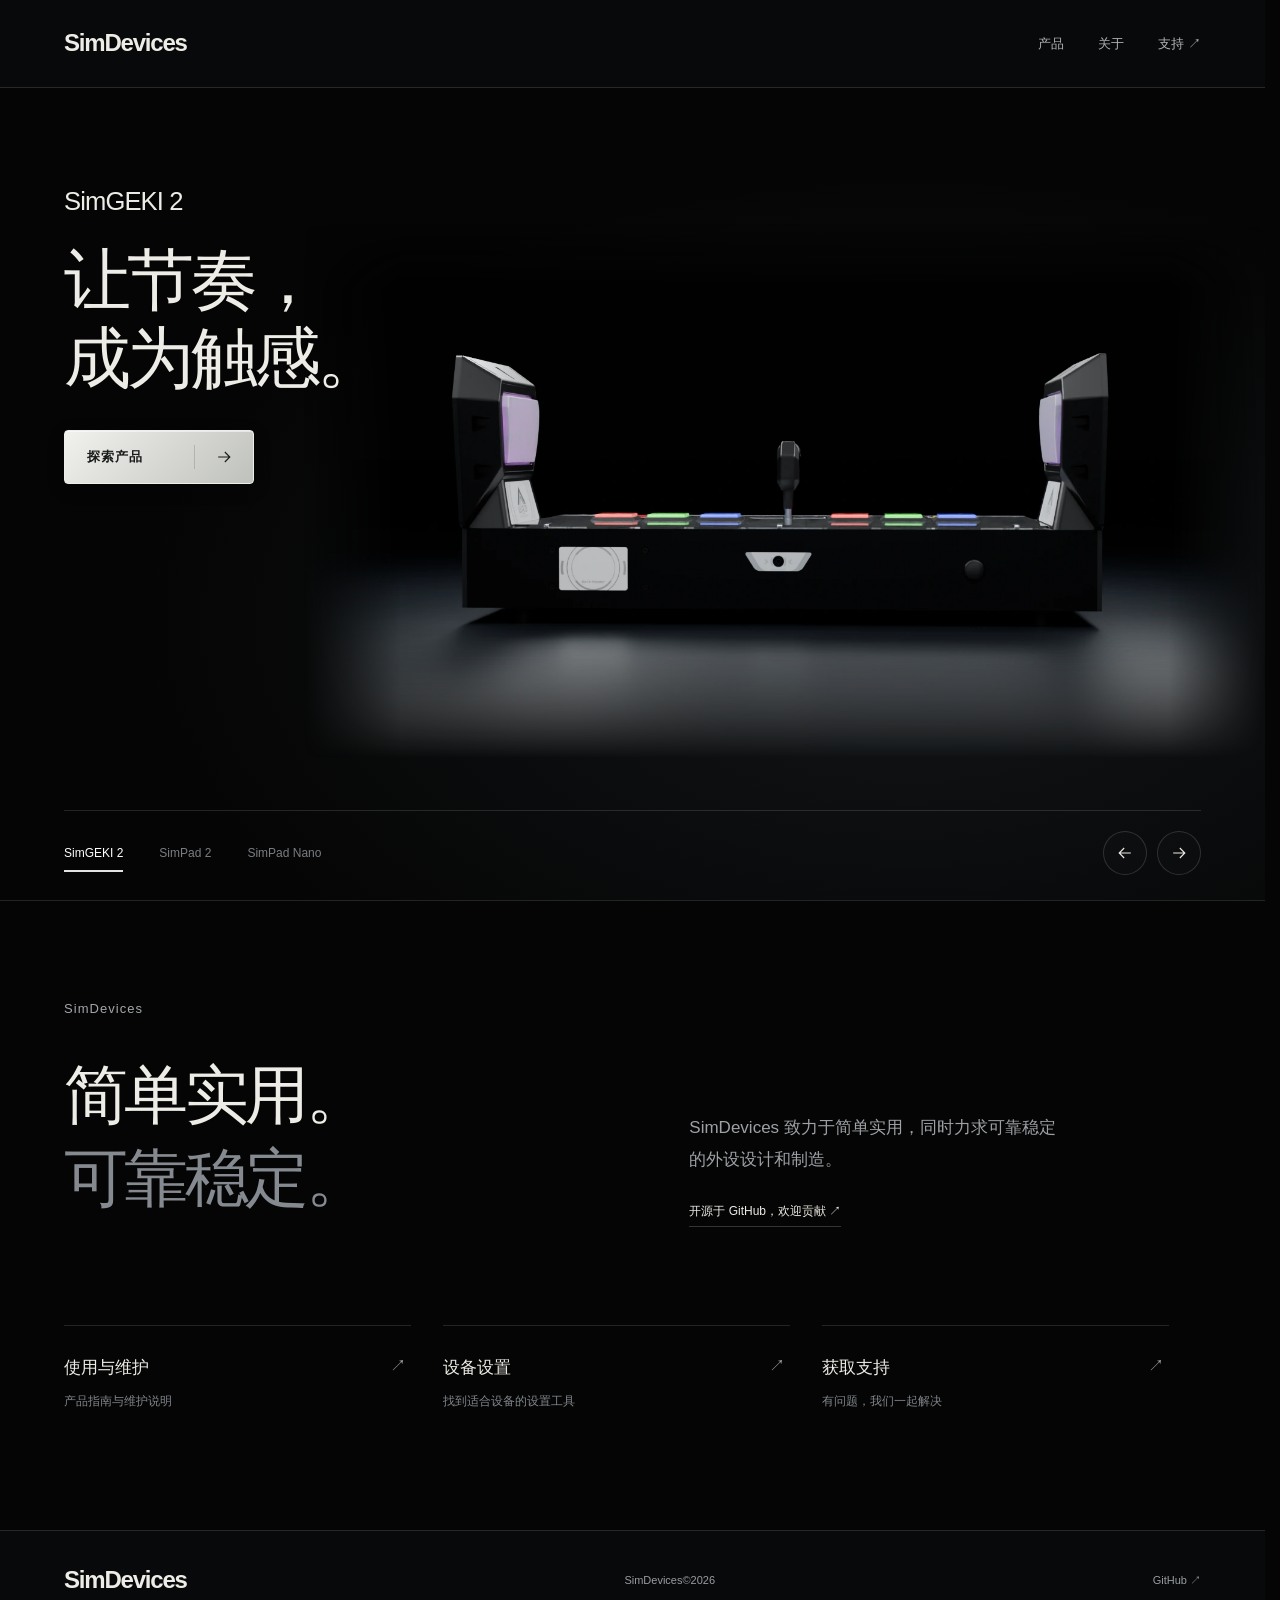
<file: index.html>
<!doctype html><html lang="zh-CN"><head><meta charset="utf-8"><meta name="viewport" content="width=device-width,initial-scale=1"><meta name="theme-color" content="#08090a"><title>SimDevices · 简单实用，可靠稳定。</title><meta name="description" content="SimDevices 致力于简单实用，同时力求可靠稳定的外设设计和制造。"><link rel="stylesheet" href="assets/dot.css"><link rel="stylesheet" href="assets/shared/tokens.css"><link rel="stylesheet" href="assets/shared/components.css"><link rel="stylesheet" href="assets/shared/motion.css"></head><body>
<a class="skip" href="#main">跳到主要内容</a>
<header class="sd-header"><a class="sd-brand" href="./" aria-label="SimDevices 首页">SimDevices</a><nav class="sd-nav" aria-label="主导航"><a href="./#products">产品</a><a href="./#about">关于</a><a href="https://sim.bysb.net/">支持 <span aria-hidden="true">↗</span></a></nav></header>
<main id="main"><section class="showcase" id="products" aria-label="SimDevices 产品轮播" aria-roledescription="轮播">
<div class="ambient" aria-hidden="true"></div><div class="stage" tabindex="0" aria-label="产品展示，使用左右方向键切换">
<article class="slide active" data-key="geki" aria-label="SimGEKI 2"><div class="visual"><img src="assets/simgeki-2.webp" width="1600" height="900" fetchpriority="high" alt="SimGEKI 2 正面，中央摇杆与六颗主按键"></div><div class="copy sd-hero-copy"><p class="sd-product-name">SimGEKI 2</p><h1 class="sd-hero-claim">让节奏，<br>成为触感。</h1><a class="cta sd-button" href="products/simgeki-2/">探索产品<svg class="sd-button-arrow" viewBox="0 0 24 24" aria-hidden="true"><path d="M5 12h14M13 6l6 6-6 6"/></svg></a></div></article>
<article class="slide" data-key="pad" aria-label="SimPad 2" inert aria-hidden="true"><div class="visual photo"><img src="assets/simpad-2.webp" width="800" height="800" alt="SimPad 2 实拍，双键与银色面板"></div><div class="copy sd-hero-copy"><p class="sd-product-name">SimPad 2</p><h1 class="sd-hero-claim">两颗按键，<br>一份专注。</h1><a class="cta sd-button" href="products/simpad/#simpad-2">认识 SimPad<svg class="sd-button-arrow" viewBox="0 0 24 24" aria-hidden="true"><path d="M5 12h14M13 6l6 6-6 6"/></svg></a></div></article>
<article class="slide" data-key="nano" aria-label="SimPad Nano" inert aria-hidden="true"><div class="visual photo nano"><img src="assets/nano-home.webp" width="800" height="445" alt="SimPad Nano 实拍，紧凑双键与挂绳"></div><div class="copy sd-hero-copy"><p class="sd-product-name">SimPad Nano</p><h1 class="sd-hero-claim">小一点，<br>依然尽兴。</h1><a class="cta sd-button" href="products/simpad/#simpad-nano">认识 Nano<svg class="sd-button-arrow" viewBox="0 0 24 24" aria-hidden="true"><path d="M5 12h14M13 6l6 6-6 6"/></svg></a></div></article>
</div>
<div class="carousel-controls"><div class="choices" aria-label="选择产品"><button data-index="0" aria-current="true"><span>SimGEKI 2</span><i></i></button><button data-index="1"><span>SimPad 2</span><i></i></button><button data-index="2"><span>SimPad Nano</span><i></i></button></div><div class="arrows"><button data-step="-1" aria-label="上一款产品"><svg viewBox="0 0 24 24"><path d="M19 12H5m6-6-6 6 6 6"/></svg></button><button data-step="1" aria-label="下一款产品"><svg viewBox="0 0 24 24"><path d="M5 12h14m-6-6 6 6-6 6"/></svg></button></div></div><span id="announcement" class="sr" aria-live="polite"></span>
</section>
<section class="about" id="about"><p class="overline">SimDevices</p><h2>简单实用。<br><span>可靠稳定。</span></h2><div class="about-copy"><p>SimDevices 致力于简单实用，同时力求可靠稳定的外设设计和制造。</p><a href="https://github.com/SimDevices-Project">开源于 GitHub，欢迎贡献 <span aria-hidden="true">↗</span></a></div></section>
<section class="support" aria-label="使用与支持"><a href="https://sim.bysb.net/"><h3>使用与维护</h3><span>产品指南与维护说明</span><b aria-hidden="true">↗</b></a><a href="https://sim.bysb.net/#/control_pannel/"><h3>设备设置</h3><span>找到适合设备的设置工具</span><b aria-hidden="true">↗</b></a><a href="https://ticket.sim.bysb.net/"><h3>获取支持</h3><span>有问题，我们一起解决</span><b aria-hidden="true">↗</b></a></section>
</main><footer class="sd-footer"><a class="sd-footer-brand" href="./">SimDevices</a><span>SimDevices©2026</span><a href="https://github.com/SimDevices-Project">GitHub ↗</a></footer><script src="assets/dot.js"></script></body></html>
</file>
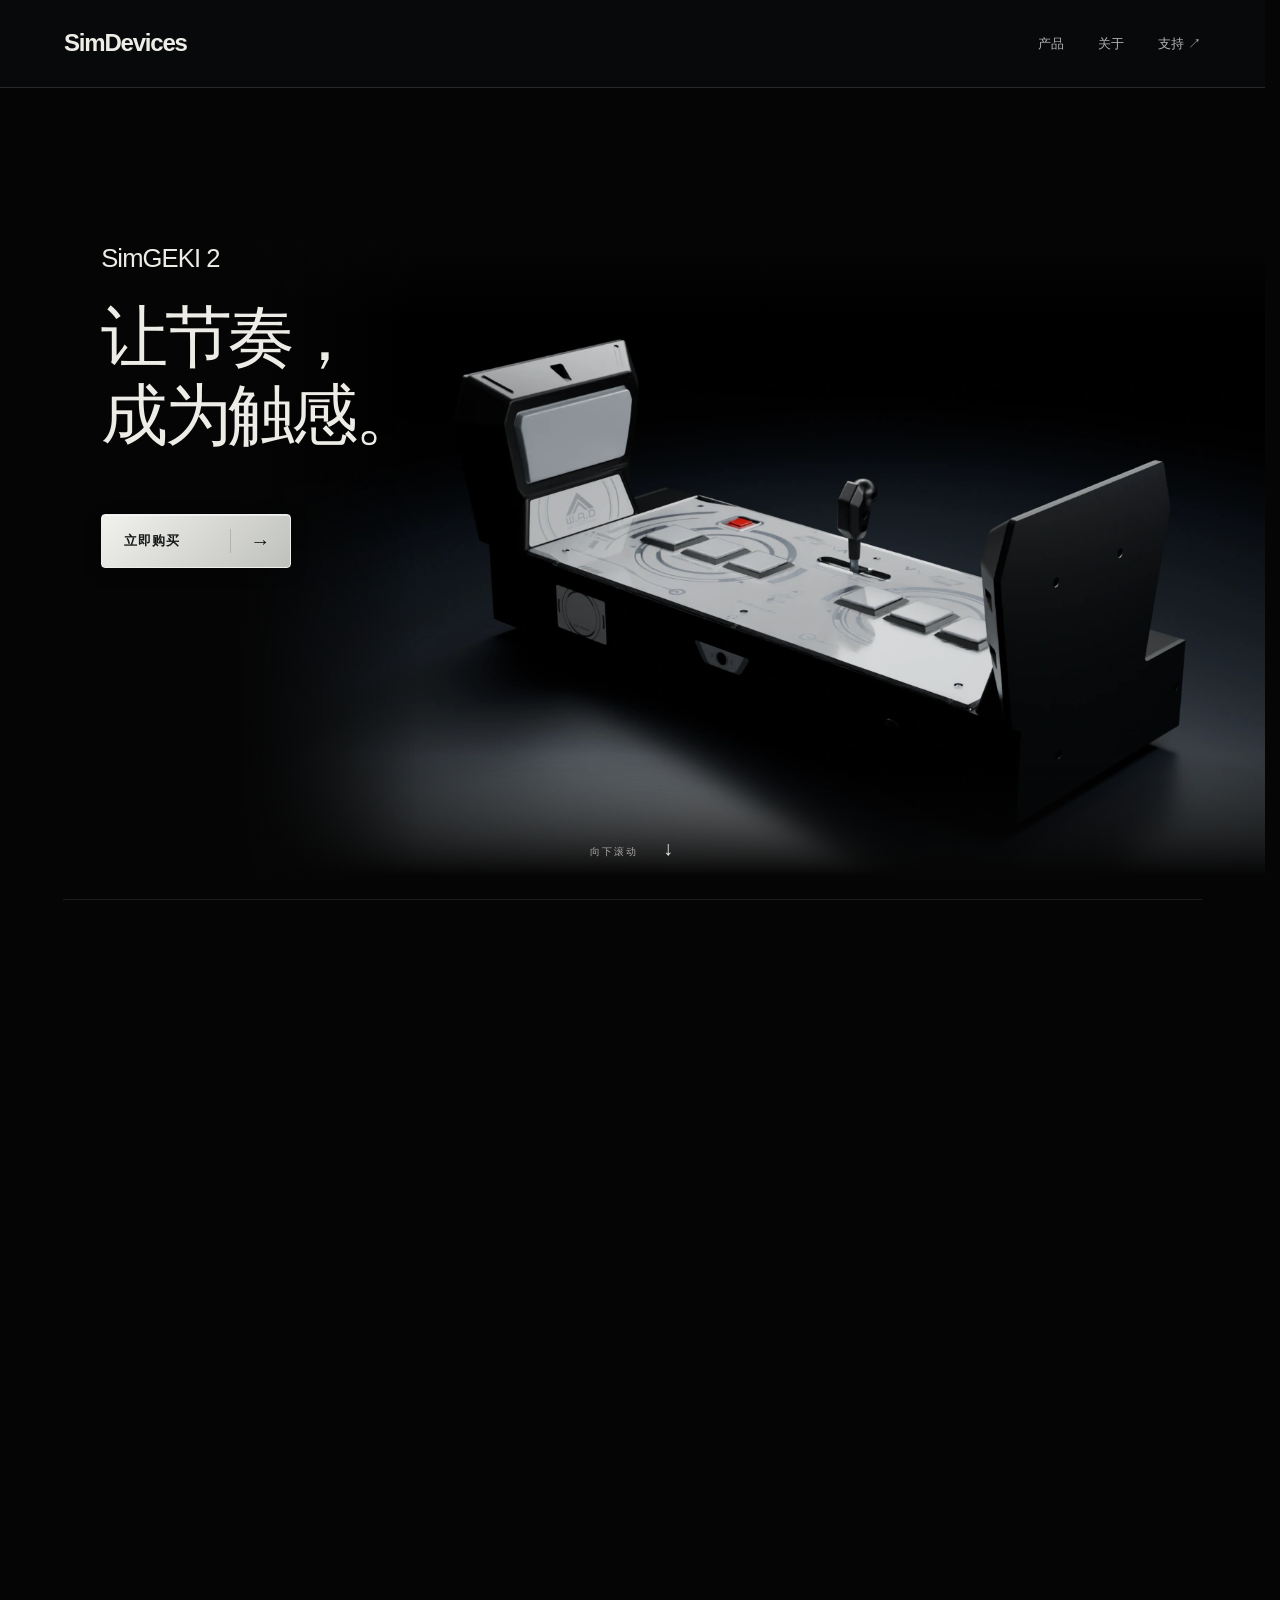
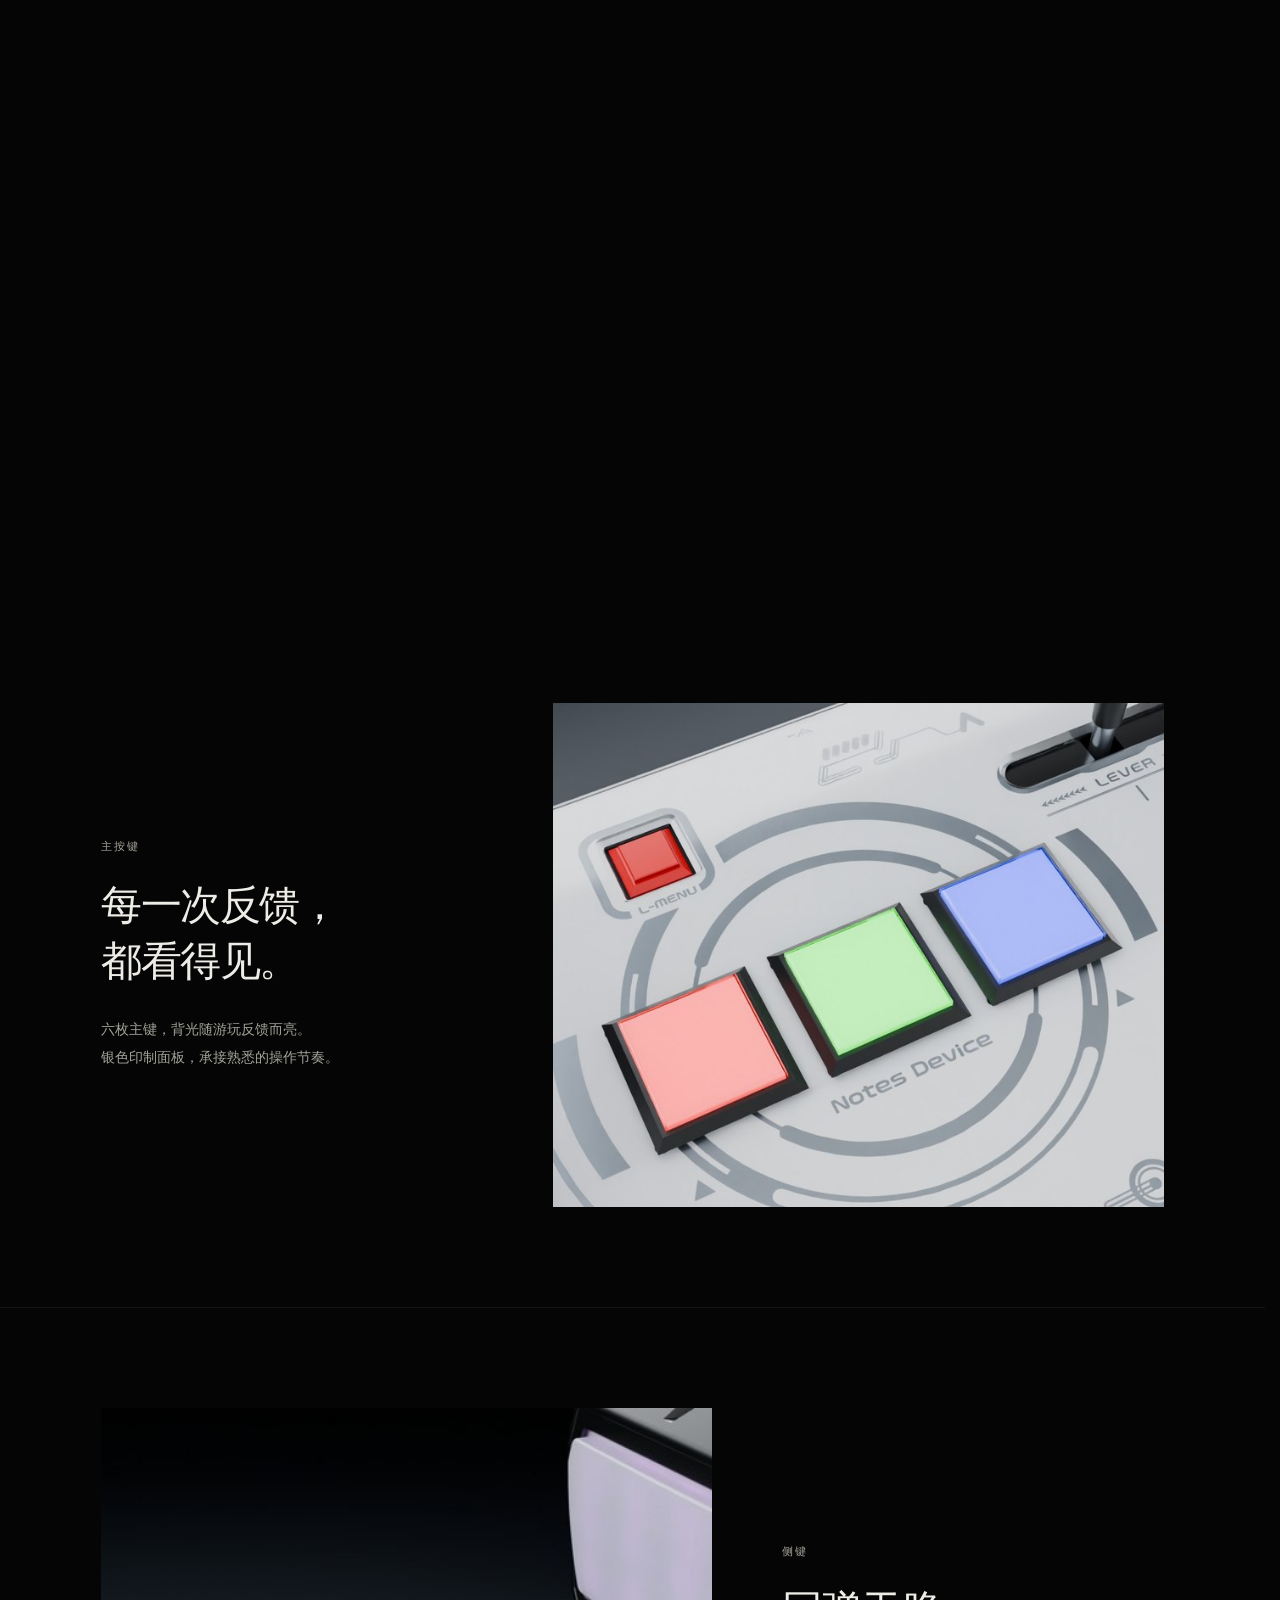
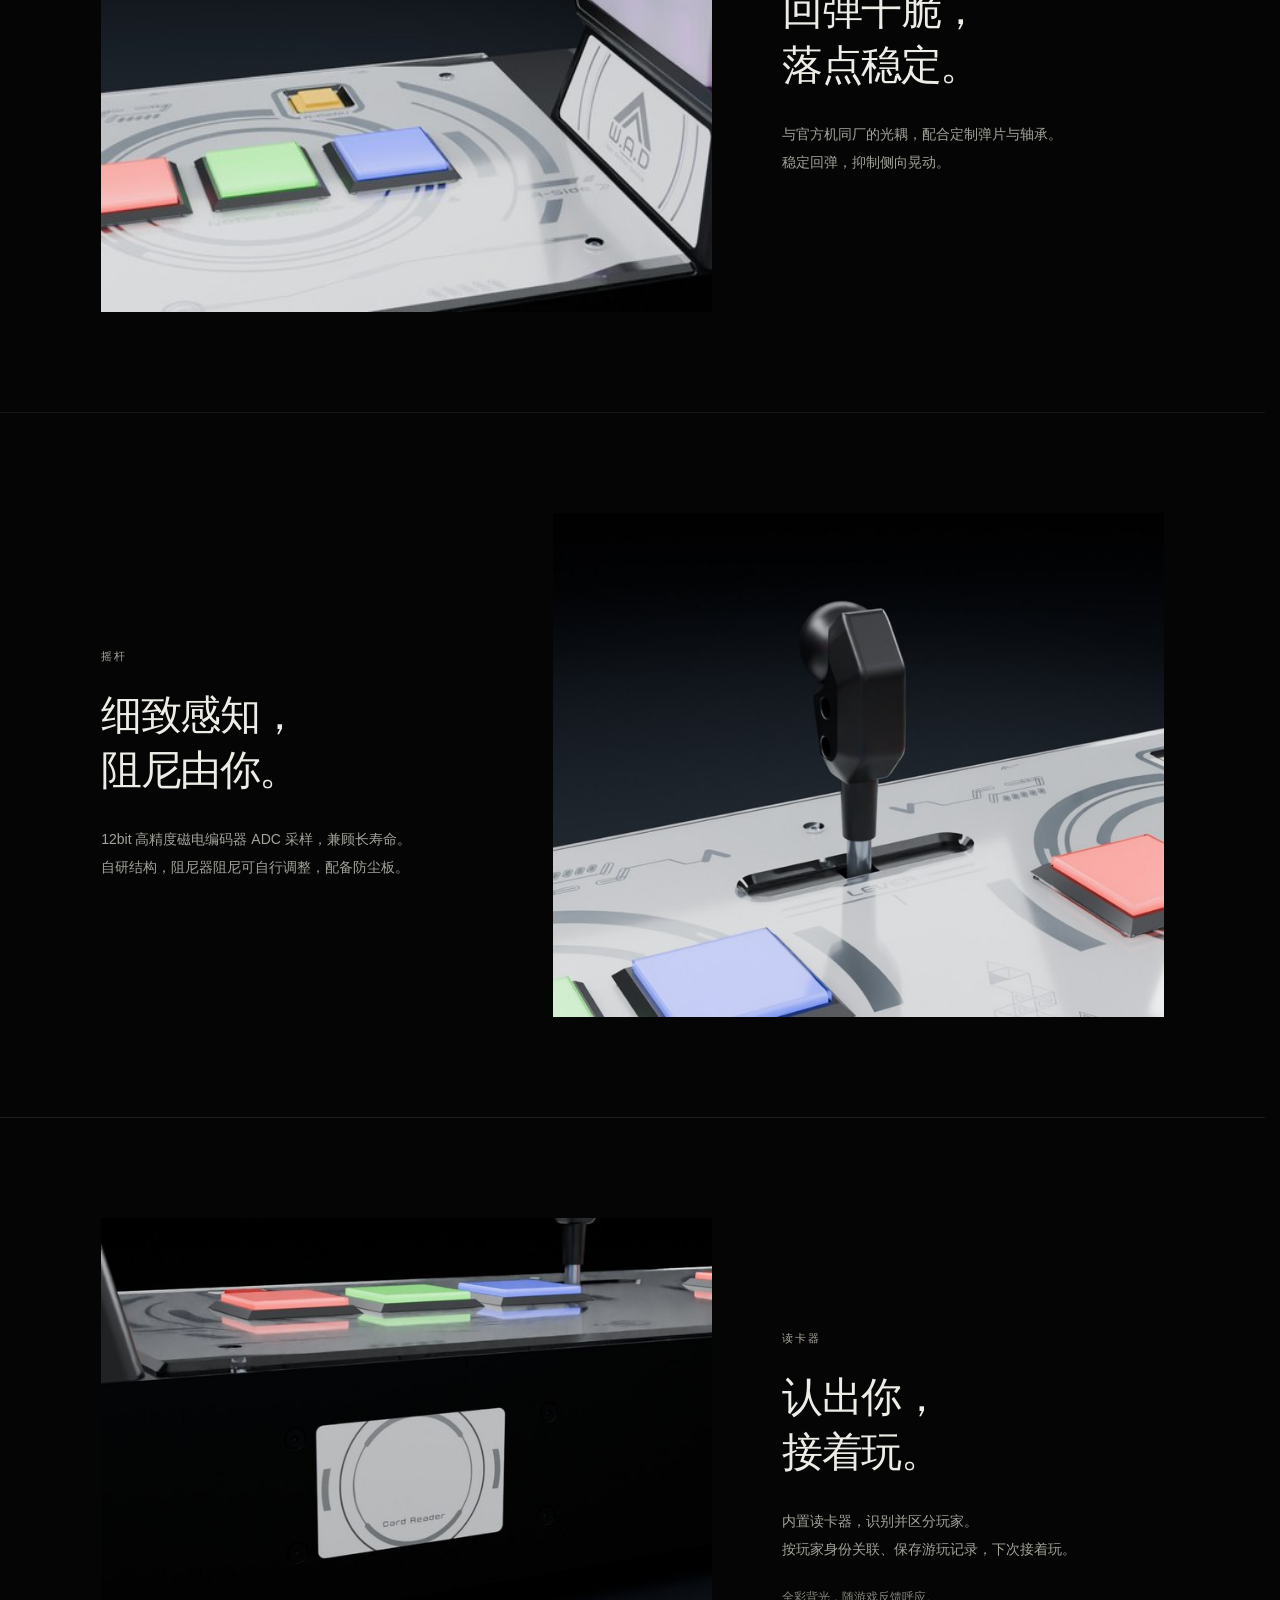
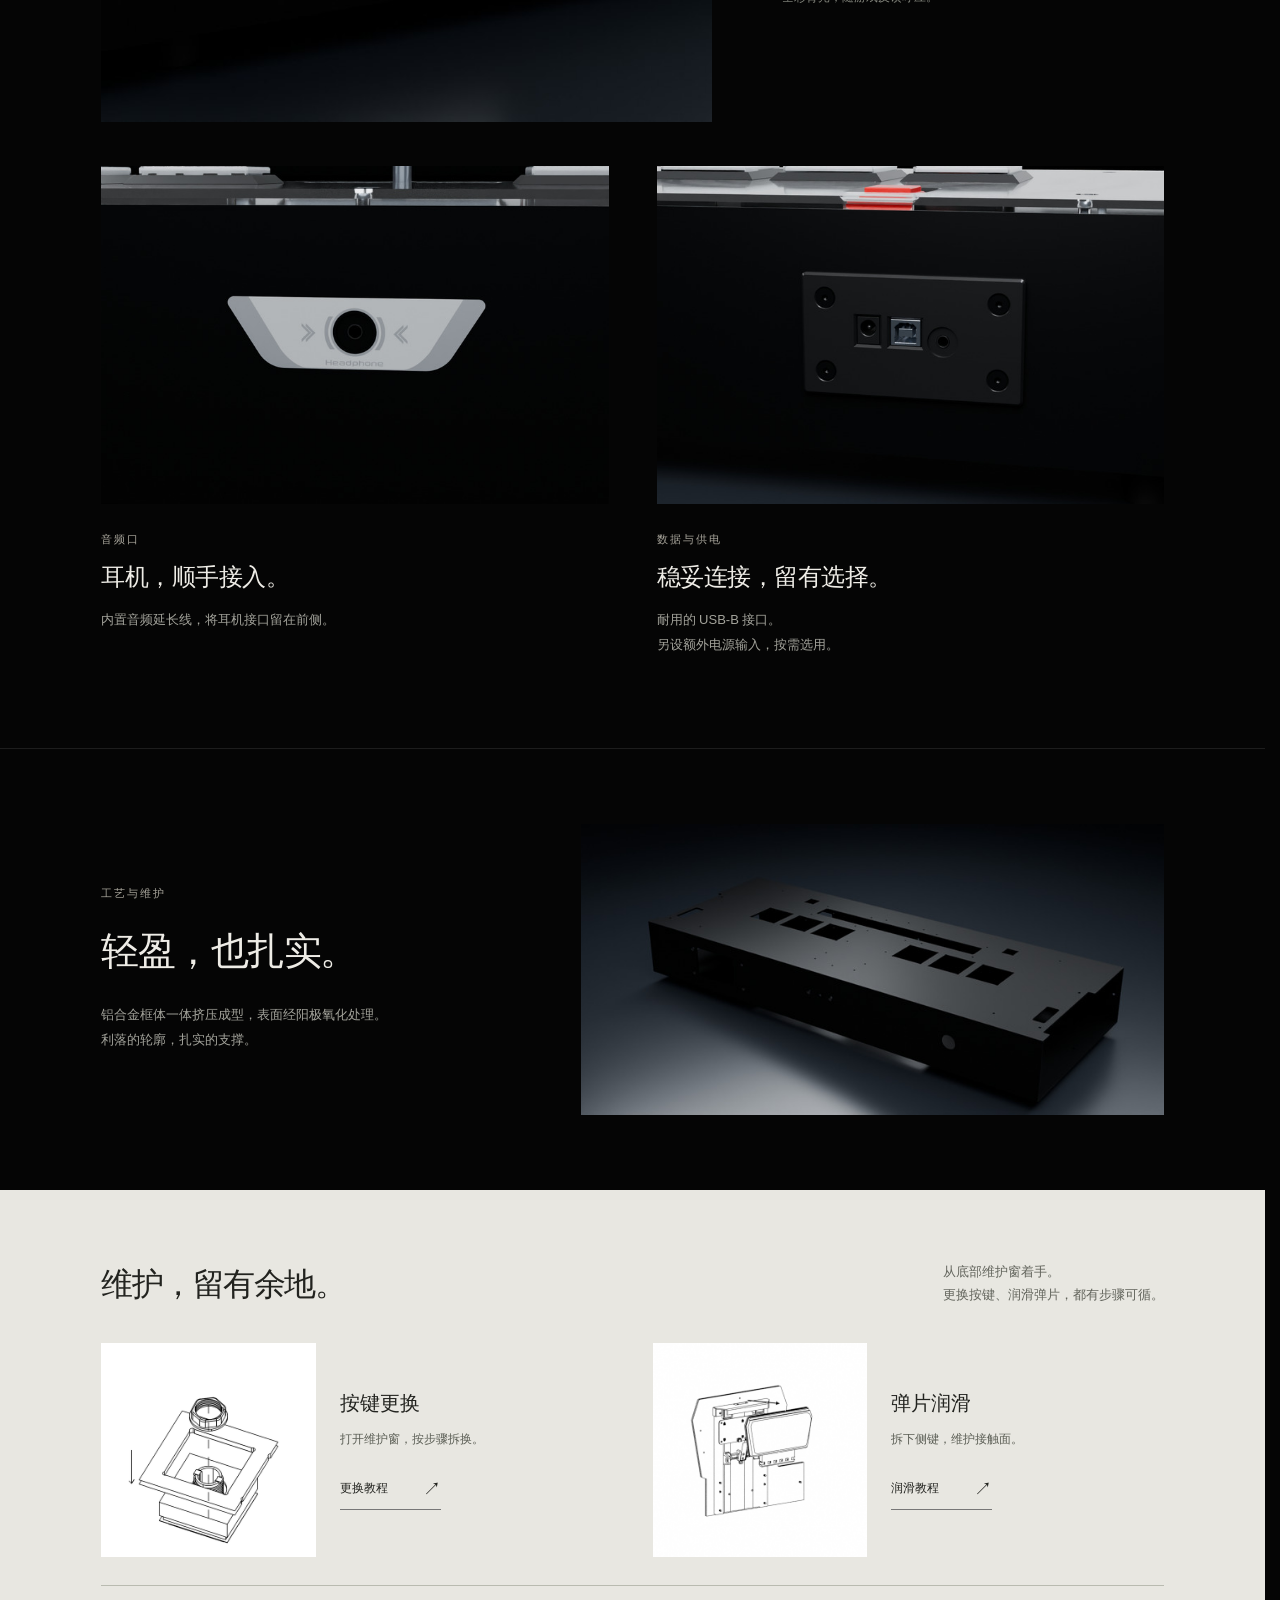
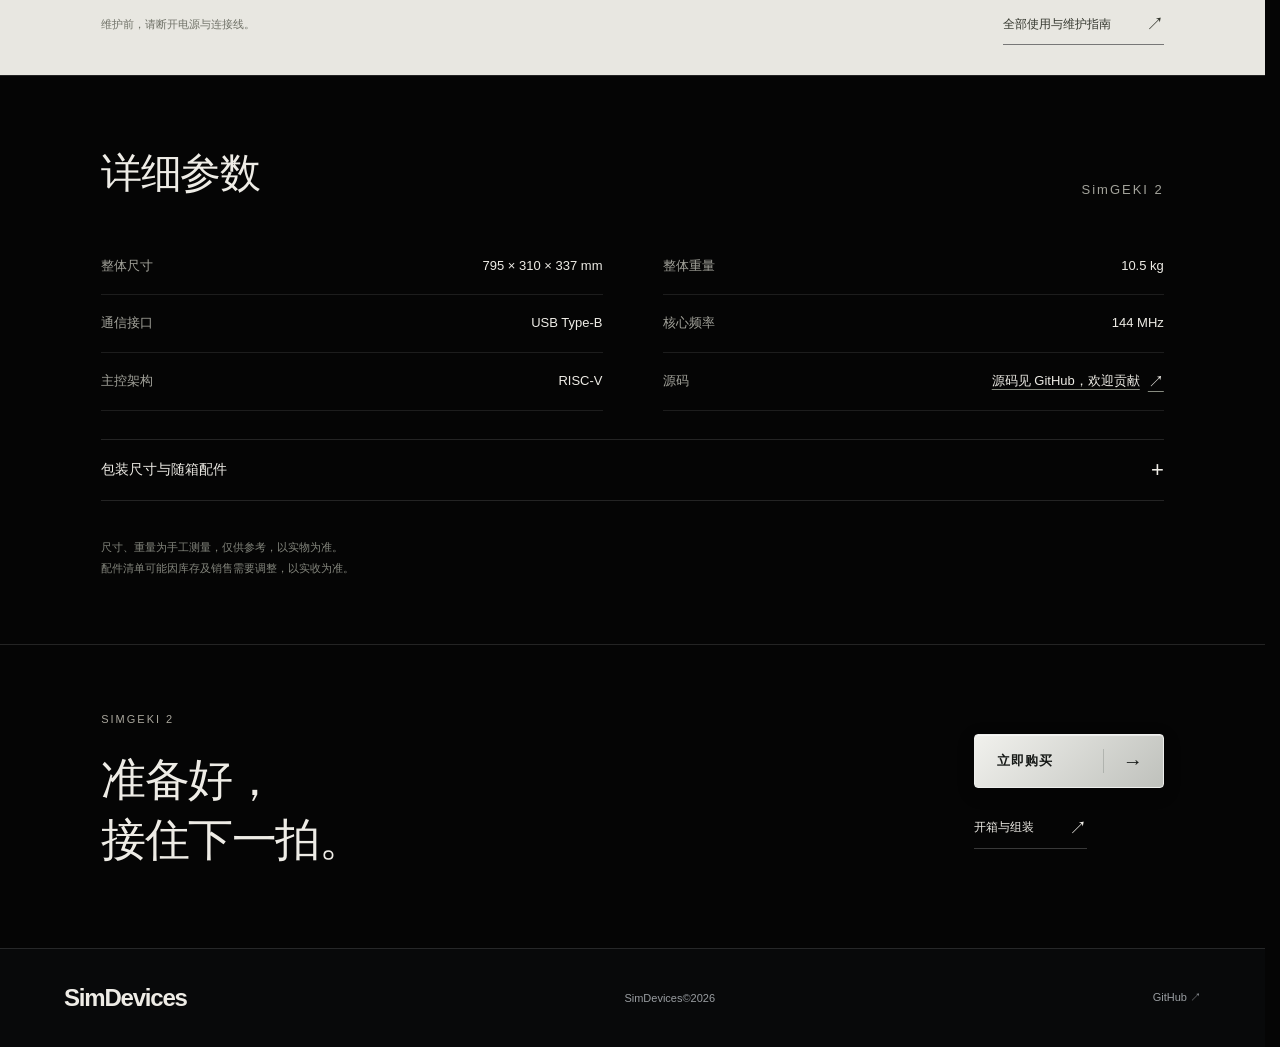
<file: products/simgeki-2/index.html>
<!doctype html>
<html lang="zh-CN"><head><meta charset="utf-8"><meta name="viewport" content="width=device-width,initial-scale=1"><meta name="theme-color" content="#050505"><title>SimGEKI 2 · 让节奏，成为触感。</title><meta name="description" content="SimGEKI 2：主键、侧键、摇杆与读卡器。探索真实细节、维护方式和详细规格。"><link rel="stylesheet" href="style.css?v=20261012-dot-v8"><link rel="stylesheet" href="../../assets/shared/tokens.css"><link rel="stylesheet" href="../../assets/shared/components.css"><link rel="stylesheet" href="../../assets/shared/motion.css"></head>
<body><header class="sd-header"><a class="sd-brand" href="../../" aria-label="SimDevices 首页">SimDevices</a><nav class="sd-nav" aria-label="主导航"><a href="../../#products">产品</a><a href="../../#about">关于</a><a href="https://sim.bysb.net/">支持 <span aria-hidden="true">↗</span></a></nav></header>
<main id="top">
<section class="sequence" aria-label="SimGEKI 2 产品展示"><div class="stage"><div class="title sd-hero-copy"><p class="sd-product-name">SimGEKI 2</p><h1 class="sd-hero-claim">让节奏，<br>成为触感。</h1><a class="purchase sd-button" href="https://item.taobao.com/item.htm?id=807658111168" target="_blank" rel="noopener"><span class="purchase-label">立即购买</span><span class="purchase-arrow sd-button-arrow" aria-hidden="true">→</span></a></div><div class="visual"><picture><source media="(prefers-reduced-motion: reduce) and (max-width: 700px)" srcset="assets/mobile/reduced-off.webp?v=10-final"><source media="(prefers-reduced-motion: reduce)" srcset="assets/desktop/reduced-off.webp?v=10-final"><source media="(max-width: 700px)" srcset="assets/mobile/frame-000.webp?v=10-final"><img id="poster" src="assets/desktop/frame-000.webp?v=10-final" width="1600" height="900" fetchpriority="high" alt="SimGEKI 2，未点亮的六枚主键与中央摇杆"></picture><canvas aria-hidden="true"></canvas></div><div class="caption"><span class="instruction">向下滚动 <b>↓</b></span></div><div class="track"><i></i></div></div></section>
<section id="detail" class="feature content-section" aria-labelledby="keys-heading"><div class="feature-copy"><p class="eyebrow">主按键</p><h2 id="keys-heading">每一次反馈，<br>都看得见。</h2><p>六枚主键，背光随游玩反馈而亮。<br>银色印制面板，承接熟悉的操作节奏。</p></div><figure><img src="assets/keys-studio.jpg" srcset="assets/keys-studio-720.jpg 720w, assets/keys-studio.jpg 1200w" sizes="(max-width:700px) 84vw, (max-width:1600px) 49vw, 720px" width="1200" height="990" loading="lazy" decoding="async" alt="真实模型主键特写：背光点亮的按键与银色印制面板"></figure></section>
<section id="side" class="feature reverse content-section" aria-labelledby="side-heading"><div class="feature-copy"><p class="eyebrow">侧键</p><h2 id="side-heading">回弹干脆，<br>落点稳定。</h2><p>与官方机同厂的光耦，配合定制弹片与轴承。<br>稳定回弹，抑制侧向晃动。</p></div><figure><img src="assets/side-controls.jpg" srcset="assets/side-controls-720.jpg 720w, assets/side-controls.jpg 1600w" sizes="(max-width:700px) 84vw, (max-width:1600px) 49vw, 720px" width="1600" height="900" loading="lazy" decoding="async" alt="真实模型侧键特写：侧边按键与框体"></figure></section>
<section id="lever" class="feature content-section" aria-labelledby="lever-heading"><div class="feature-copy"><p class="eyebrow">摇杆</p><h2 id="lever-heading">细致感知，<br>阻尼由你。</h2><p>12bit 高精度磁电编码器 ADC 采样，兼顾长寿命。<br>自研结构，阻尼器阻尼可自行调整，配备防尘板。</p></div><figure><img src="assets/joystick-studio.jpg" srcset="assets/joystick-studio-720.jpg 720w, assets/joystick-studio.jpg 1200w" sizes="(max-width:700px) 84vw, (max-width:1600px) 49vw, 720px" width="1200" height="990" loading="lazy" decoding="async" alt="真实模型摇杆特写：握把、杆轴与面板行程槽"></figure></section>
<section id="everyday" class="daily" aria-labelledby="reader-heading"><div id="reader" class="feature reverse content-section" aria-labelledby="reader-heading"><div class="feature-copy"><p class="eyebrow">读卡器</p><h2 id="reader-heading">认出你，<br>接着玩。</h2><p>内置读卡器，识别并区分玩家。<br>按玩家身份关联、保存游玩记录，下次接着玩。</p><p class="secondary">全彩背光，随游戏反馈呼应。</p></div><figure><img src="assets/reader-studio.jpg" srcset="assets/reader-studio-720.jpg 720w, assets/reader-studio.jpg 1200w" sizes="(max-width:700px) 84vw, (max-width:1600px) 49vw, 720px" width="1200" height="990" loading="lazy" decoding="async" alt="真实模型读卡器特写：前侧读卡区域与印制面板"></figure></div>
<div id="connections" class="connections content-section">

<div class="connections-grid">
<article id="front-audio"><figure><img src="assets/audio-studio.jpg" srcset="assets/audio-studio-720.jpg 720w, assets/audio-studio.jpg 1200w" sizes="(max-width:700px) 84vw, 40vw" width="1200" height="800" loading="lazy" decoding="async" alt="真实模型前侧耳机插孔特写，位于银色 Headphone 标识中央"></figure><p class="eyebrow">音频口</p><h3>耳机，顺手接入。</h3><p>内置音频延长线，将耳机接口留在前侧。</p></article>
<article id="rear-ports"><figure><img src="assets/rear-studio.jpg" srcset="assets/rear-studio-720.jpg 720w, assets/rear-studio.jpg 1200w" sizes="(max-width:700px) 84vw, 40vw" width="1200" height="800" loading="lazy" decoding="async" alt="真实模型后侧接口特写，包含 USB-B 与额外电源输入接口"></figure><p class="eyebrow">数据与供电</p><h3>稳妥连接，留有选择。</h3><p>耐用的 USB-B 接口。<br>另设额外电源输入，按需选用。</p></article>
</div>

</div></section>
<section id="frame-body" class="build content-section" aria-labelledby="frame-heading"><div><p class="eyebrow">工艺与维护</p><h2 id="frame-heading">轻盈，也扎实。</h2><p>铝合金框体一体挤压成型，表面经阳极氧化处理。<br>利落的轮廓，扎实的支撑。</p></div><figure><img src="assets/frame-studio.jpg" srcset="assets/frame-studio-720.jpg 720w, assets/frame-studio.jpg 1200w" sizes="(max-width:700px) 84vw, 40vw" width="1200" height="600" loading="lazy" decoding="async" alt="真实框体模型单独展示，移除面板及侧键以呈现框体结构"></figure></section>
<section id="care" class="care" aria-labelledby="care-heading"><div class="care-inner"><div class="section-head"><h2 id="care-heading">维护，留有余地。</h2><p>从底部维护窗着手。<br>更换按键、润滑弹片，都有步骤可循。</p></div><div class="assembly-grid">
<article><img src="assets/button-replacement-d50b653d.png" loading="lazy" decoding="async" width="512" height="512" alt="从设备背面观察，沿按钮轴线取出旧按钮的拆卸示意"><div><h3>按键更换</h3><p>打开维护窗，按步骤拆换。</p><a class="text-link" href="https://sim.bysb.net/#/simgeki2/maintenance/buttons/replacebutton" target="_blank" rel="noopener">更换教程 <span>↗</span></a></div></article>
<article><img src="assets/side-assembly.png" loading="lazy" decoding="async" width="512" height="512" alt="侧键弹片结构拆卸示意"><div><h3>弹片润滑</h3><p>拆下侧键，维护接触面。</p><a class="text-link" href="https://sim.bysb.net/#/simgeki2/maintenance/sidekeys/lubricatespring" target="_blank" rel="noopener">润滑教程 <span>↗</span></a></div></article>
</div><div class="care-bottom"><p class="care-note">维护前，请断开电源与连接线。</p><a class="text-link" href="https://sim.bysb.net/#/simgeki2/" target="_blank" rel="noopener">全部使用与维护指南 <span>↗</span></a></div></div></section>

<section id="specs" class="specs content-section" aria-labelledby="specs-heading"><div class="section-head"><h2 id="specs-heading">详细参数</h2><p>SimGEKI 2</p></div>
<dl class="spec-grid"><div><dt>整体尺寸</dt><dd>795 × 310 × 337 mm</dd></div><div><dt>整体重量</dt><dd>10.5 kg</dd></div><div><dt>通信接口</dt><dd>USB Type-B</dd></div><div><dt>核心频率</dt><dd>144 MHz</dd></div><div><dt>主控架构</dt><dd>RISC-V</dd></div><div class="source-row"><dt>源码</dt><dd><a class="source-link" href="https://github.com/SimDevices-Project/SimGEKI" target="_blank" rel="noopener noreferrer">源码见 GitHub，欢迎贡献 <span aria-hidden="true">↗</span></a></dd></div></dl>
<details class="spec-more"><summary>包装尺寸与随箱配件</summary><dl class="pack-spec"><div><dt>包装尺寸</dt><dd>859 × 384 × 308 mm</dd></div><div><dt>包装重量</dt><dd>12.8 kg</dd></div></dl><div class="package"><h3>包装清单</h3><ul><li>SimGEKI 2 主机</li><li>左侧键、右侧键</li><li>USB-A to USB-B 数据线 · 1.5 米</li><li>Aux 3.5mm 公对公音频线 · 1.5 米</li><li>H2.0 / H2.5 / H3.0 内六角扳手</li><li>T20 带柱梅花扳手</li><li>紧固螺丝包</li></ul></div>
</details><p class="spec-note">尺寸、重量为手工测量，仅供参考，以实物为准。<br>配件清单可能因库存及销售需要调整，以实收为准。</p></section>
<section id="purchase-close" class="closing content-section" aria-labelledby="closing-heading"><div><p class="eyebrow">SIMGEKI 2</p><h2 id="closing-heading">准备好，<br>接住下一拍。</h2></div><div class="closing-actions"><a class="purchase sd-button" href="https://item.taobao.com/item.htm?id=807658111168" target="_blank" rel="noopener"><span class="purchase-label">立即购买</span><span class="purchase-arrow sd-button-arrow" aria-hidden="true">→</span></a><a class="text-link" href="https://sim.bysb.net/#/simgeki2/manual/unbox/" target="_blank" rel="noopener">开箱与组装 <span>↗</span></a></div></section>
</main><footer class="sd-footer"><a class="sd-footer-brand" href="../../">SimDevices</a><span>SimDevices©2026</span><a href="https://github.com/SimDevices-Project">GitHub ↗</a></footer><script src="app.js?v=20261012-dot-v8"></script></body></html>
</file>
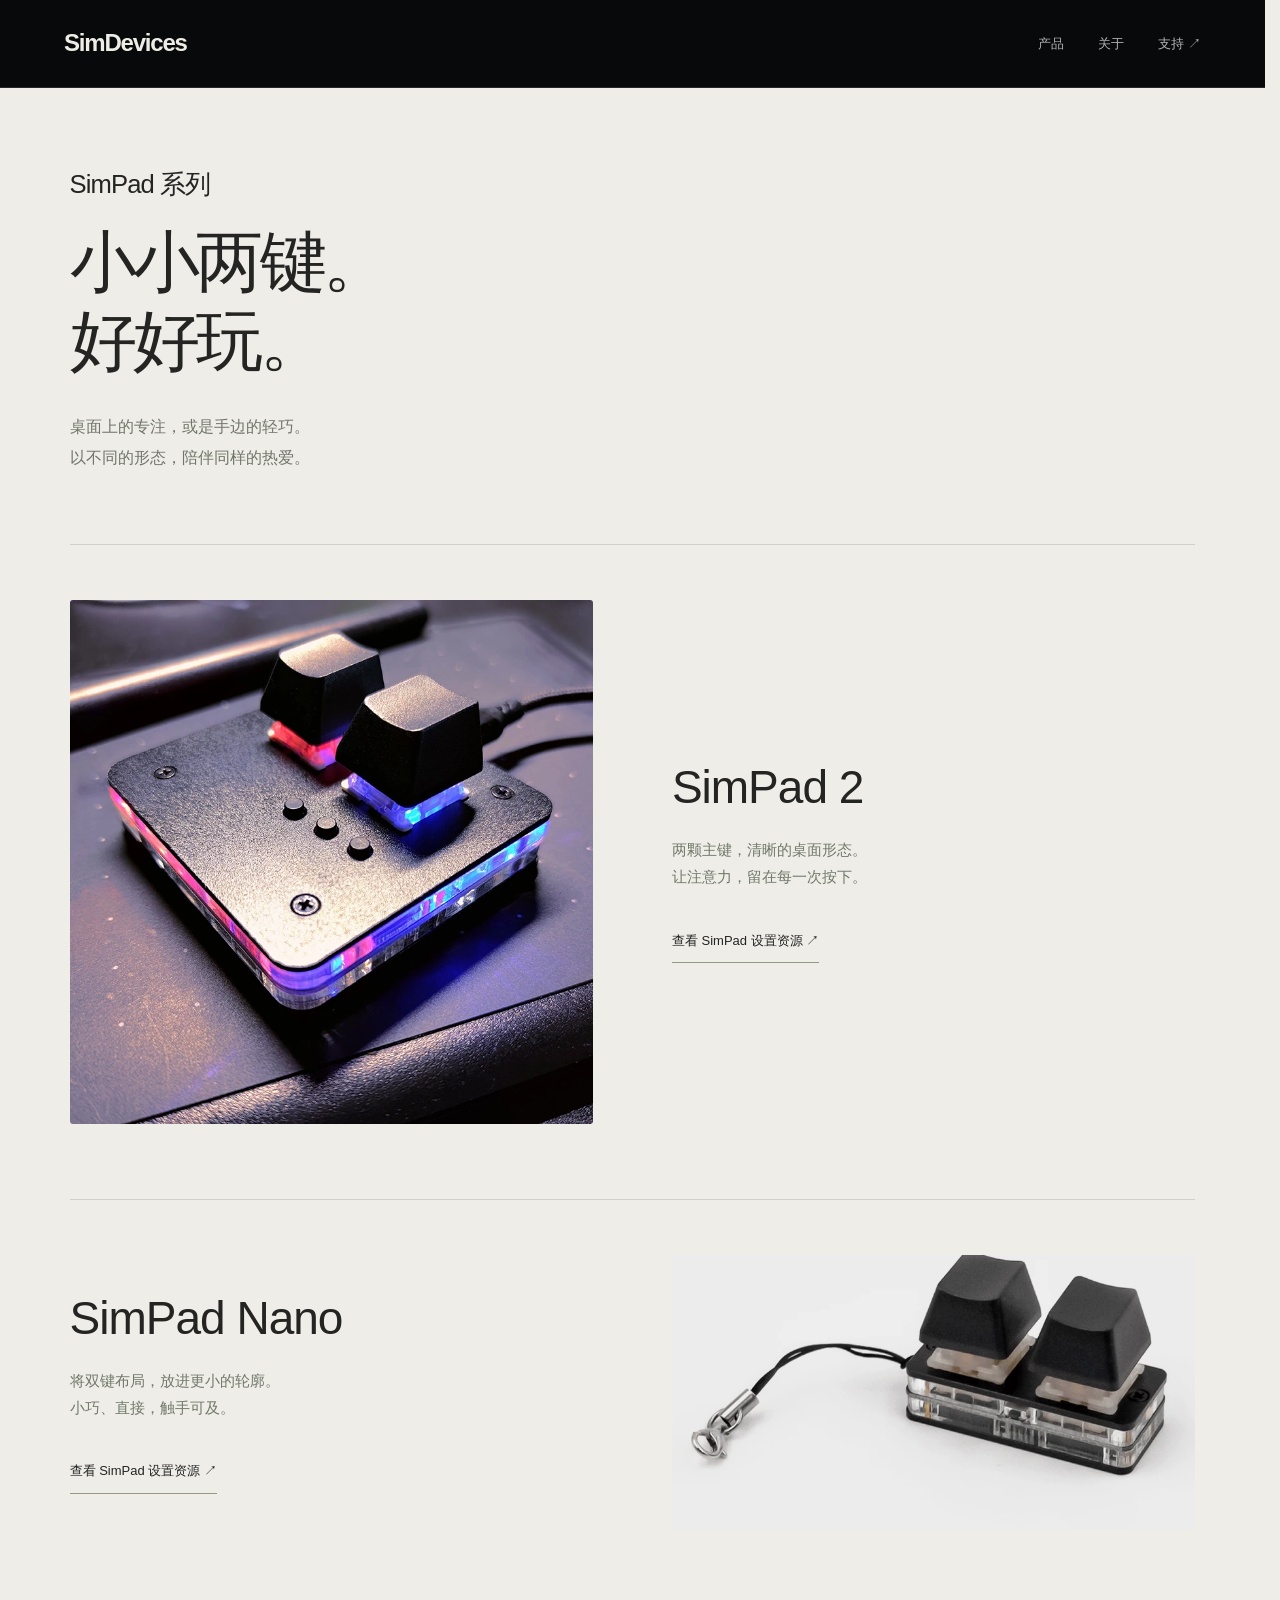
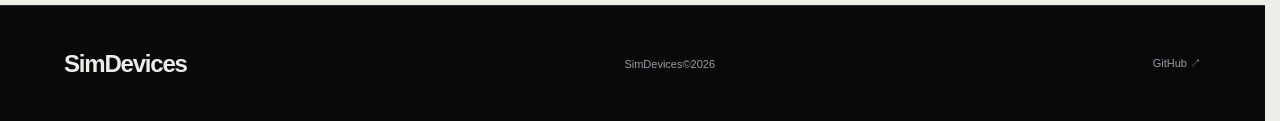
<file: products/simpad/index.html>
<!doctype html><html lang="zh-CN"><head><meta charset="utf-8"><meta name="viewport" content="width=device-width,initial-scale=1"><meta name="theme-color" content="#eeede8"><title>SimPad 系列 · SimDevices</title><meta name="description" content="认识 SimPad 2 与 SimPad Nano，查找设备设置资源。"><link rel="stylesheet" href="../../assets/site.css"><link rel="stylesheet" href="../../assets/shared/tokens.css"><link rel="stylesheet" href="../../assets/shared/components.css"><link rel="stylesheet" href="../../assets/shared/motion.css"><style>:root{--sd-link-hover:#171a18;--sd-focus:#62675f}</style></head><body><a class="skip" href="#main">跳到主要内容</a><header class="sd-header"><a class="sd-brand" href="../../" aria-label="SimDevices 首页">SimDevices</a><nav class="sd-nav" aria-label="主导航"><a href="../../#products">产品</a><a href="../../#about">关于</a><a href="https://sim.bysb.net/">支持 <span aria-hidden="true">↗</span></a></nav></header><main id="main"><section class="product-intro sd-hero-copy"><p class="sd-product-name">SimPad 系列</p><h1 class="sd-hero-claim">小小两键。<br>好好玩。</h1><p>桌面上的专注，或是手边的轻巧。<br>以不同的形态，陪伴同样的热爱。</p></section><section id="simpad-2" class="pad-detail"><figure><img src="../../assets/simpad-2.webp" width="800" height="800" alt="SimPad 2 实拍，黑色双键与蓝紫灯光"></figure><div><h2>SimPad 2</h2><p>两颗主键，清晰的桌面形态。<br>让注意力，留在每一次按下。</p><a class="inline-link" href="https://sim.bysb.net/#/control_pannel/" target="_blank" rel="noopener">查看 SimPad 设置资源 ↗</a></div></section><section id="simpad-nano" class="pad-detail nano-detail"><div><h2>SimPad Nano</h2><p>将双键布局，放进更小的轮廓。<br>小巧、直接，触手可及。</p><a class="inline-link" href="https://sim.bysb.net/#/control_pannel/" target="_blank" rel="noopener">查看 SimPad 设置资源 ↗</a></div><figure><img src="../../assets/simpad-nano.webp" width="800" height="800" loading="lazy" alt="黑色 SimPad Nano 实拍，双键布局与挂绳"></figure></section></main><footer class="sd-footer"><a class="sd-footer-brand" href="../../">SimDevices</a><span>SimDevices©2026</span><a href="https://github.com/SimDevices-Project">GitHub ↗</a></footer></body></html>
</file>
<file: assets/dot.css>
:root{color-scheme:dark;--bg:var(--sd-bg);--white:var(--sd-paper);--muted:var(--sd-muted);--line:#ffffff20;--page-gutter:clamp(24px,5vw,80px)}*{box-sizing:border-box}html{scroll-behavior:smooth}body{margin:0;background:var(--bg);color:var(--white);font-family:Inter,"Helvetica Neue",Arial,"PingFang SC","Microsoft YaHei",sans-serif;-webkit-font-smoothing:antialiased}a{color:inherit;text-decoration:none}button{font:inherit;color:inherit;cursor:pointer}button,a{-webkit-tap-highlight-color:transparent}a:focus-visible,button:focus-visible,.stage:focus-visible{outline:2px solid #eee;outline-offset:6px}header{height:88px;display:flex;align-items:center;justify-content:space-between;max-width:1440px;margin:auto;padding:0 var(--page-gutter);position:relative;z-index:10;border-bottom:1px solid var(--line)}.logo{font-size:24px;font-weight:650;letter-spacing:-1.2px;display:inline-flex;align-items:center;gap:8px}nav{display:flex;gap:34px;font-size:13px;color:#b1b3b6}nav a:hover{color:white}.showcase{height:min(820px,calc(100svh - 88px));min-height:620px;position:relative;overflow:hidden;isolation:isolate;max-width:1440px;margin:auto}.ambient{position:absolute;inset:0;background:radial-gradient(ellipse at 72% 66%,#21272c77,transparent 60%);pointer-events:none;transition:opacity .8s}.stage{height:100%;touch-action:pan-y;outline:none}.slide{position:absolute;inset:0;visibility:hidden;opacity:0;pointer-events:none}.slide.active{visibility:visible;opacity:1;pointer-events:auto}.slide.animating{visibility:visible}.visual{position:absolute;width:76%;height:100%;right:0;top:0;display:flex;align-items:center;justify-content:center;will-change:transform,opacity}.visual img{display:block;width:100%;height:auto;max-height:100%;object-fit:contain;user-select:none;-webkit-user-drag:none;mix-blend-mode:lighten}.visual.photo{width:54%;height:78%;top:5%;right:5%;overflow:hidden;mask-image:linear-gradient(90deg,transparent,black 14%,black 85%,transparent),linear-gradient(0deg,transparent,black 15%,black 85%,transparent);mask-composite:intersect}.visual.photo img{width:100%;height:100%;object-fit:contain}.visual.nano{width:61%;right:0}.copy{position:absolute;left:var(--page-gutter);top:12%;z-index:2;max-width:54%}.overline{font-size:13px;letter-spacing:.08em;color:#a4a7aa;margin:0 0 32px}.copy h1{font-size:clamp(58px,6.6vw,88px);line-height:1.04;letter-spacing:-.065em;font-weight:550;margin:0 0 25px;white-space:nowrap}.copy h1 span{font-weight:350;color:#a6aaaf}.tagline{font-size:17px;letter-spacing:.1em;color:#a3a6aa;margin:0 0 38px}svg{width:20px;height:20px;fill:none;stroke:currentColor;stroke-width:1.3}.carousel-controls{position:absolute;bottom:25px;left:var(--page-gutter);right:var(--page-gutter);display:flex;align-items:center;justify-content:space-between;border-top:1px solid var(--line);padding-top:20px;z-index:5}.choices{display:flex;gap:36px}.choices button{border:0;background:none;color:#7a7e82;padding:12px 0;position:relative;font-size:12px;transition:color .25s}.choices button[aria-current=true]{color:#fff}.choices i{position:absolute;height:2px;bottom:0;left:0;width:100%;background:#e2e4e4;transform:scaleX(0);transform-origin:left;transition:transform .55s cubic-bezier(.22,1,.36,1)}.choices [aria-current=true] i{transform:scaleX(1)}.arrows{display:flex;gap:10px}.arrows button{background:#ffffff03;border:1px solid #ffffff24;width:44px;height:44px;border-radius:50%;display:grid;place-items:center;transition:background .25s,border-color .25s}.arrows button:hover{background:#ffffff12;border-color:#ffffff70}.about{border-top:1px solid var(--line);max-width:1440px;margin:auto;padding:100px var(--page-gutter) 105px;display:grid;grid-template-columns:1fr 1fr;gap:0 10%}.about>.overline{grid-column:1/-1;margin-bottom:38px}.about h2{font-size:clamp(40px,5vw,70px);line-height:1.3;letter-spacing:-.055em;font-weight:450;margin:0}.about h2 span{color:#858a90}.about-copy{align-self:end;max-width:380px}.about-copy p{font-size:17px;line-height:1.9;color:#9da1a6;margin:0 0 25px}.about-copy a{font-size:12px;border-bottom:1px solid #ffffff30;padding-bottom:8px}.support{max-width:1440px;padding:0 var(--page-gutter) 90px;display:grid;grid-template-columns:repeat(3,1fr);margin:auto}.support>a{border-top:1px solid var(--line);padding:30px 0;position:relative;margin-right:32px}.support h3{font-size:17px;font-weight:450;margin:0 0 12px}.support span{font-size:12px;color:#80868b}.support b{position:absolute;right:5px;top:30px;font-weight:400;color:#969b9e}.support a:hover b{color:#fff}footer{border-top:1px solid var(--line);max-width:1440px;margin:auto;padding:35px var(--page-gutter);display:flex;justify-content:space-between;align-items:center}footer>span,footer>a:last-child{font-size:11px;color:#86898c}.skip{position:fixed;top:-90px;z-index:99;background:white;color:black;padding:10px}.skip:focus{top:0}.sr{position:absolute;width:1px;height:1px;overflow:hidden;clip-path:inset(50%)}

@media(max-width:700px){header{height:72px;padding:0 6%}.logo{font-size:21px}nav{gap:22px;font-size:12px}.showcase{height:calc(100svh - 72px);min-height:650px;max-height:860px}.copy{left:7%;top:8%;max-width:90%}.overline{font-size:11px;margin-bottom:21px}.copy h1{font-size:58px;letter-spacing:-.055em;margin-bottom:14px}.tagline{font-size:13px;margin-bottom:22px}.visual{width:100%;height:62%;top:33%;right:0;align-items:center}.visual.photo{width:94%;height:52%;top:37%;right:-1%}.visual.nano{width:104%;right:-4%;height:50%}.carousel-controls{left:7%;right:7%;bottom:22px;padding-top:12px}.choices{gap:20px}.choices button{font-size:10px}.arrows{gap:6px}.arrows button{width:34px;height:34px}.arrows svg{width:16px}.about{padding:65px 7%;grid-template-columns:1fr;gap:26px}.about>.overline{margin:0}.about h2{font-size:48px}.about-copy p{font-size:15px}.support{display:block;padding:0 7% 45px}.support>a{display:block;margin:0;padding:24px 0}.support h3{font-size:16px}.support b{top:24px}footer{padding:28px 7%;gap:16px;flex-wrap:wrap}footer>span{display:block;order:3;flex-basis:100%}}
@media(prefers-reduced-motion:reduce){html{scroll-behavior:auto}*,*:before{transition:none!important;animation:none!important}}

.slide[data-key="geki"] .visual img{mask-image:linear-gradient(90deg,transparent,#000 10%,#000 90%,transparent),linear-gradient(180deg,transparent,#000 12%,#000 74%,transparent 99%);mask-composite:intersect}
</file>
<file: assets/shared/tokens.css>
/* Shared design primitives. Page files own layout, never motion values. */
:root{--sd-bg:#050505;--sd-paper:#eeece6;--sd-ink:#171a18;--sd-muted:#a3a39b;--sd-fast:180ms;--sd-enter:480ms;--sd-ease:ease;--sd-ease-out:cubic-bezier(.22,1,.36,1);--sd-focus:#f0ead9;--sd-link-hover:#fff;--sd-font:Arial,"Microsoft YaHei",sans-serif}body{font-family:var(--sd-font)}
</file>
<file: assets/shared/components.css>
/* Shared action components used by the home and product pages. */
.sd-button{pointer-events:auto;display:inline-flex;align-items:center;justify-content:space-between;gap:32px;min-width:190px;min-height:54px;height:auto;padding:0 19px 0 22px;border:1px solid #eeefed;border-radius:4px;background:linear-gradient(135deg,#f1f1ed,#bfc1bc);box-shadow:inset 0 1px 0 #fff8,0 5px 18px #0003;color:var(--sd-ink);font-size:13px;font-weight:600;letter-spacing:1px;touch-action:manipulation}.sd-button-arrow{font-size:20px;font-weight:400;line-height:24px;padding-left:19px;border-left:1px solid #343c3833}.sd-button svg{box-sizing:content-box;width:20px;height:24px}.sd-button:focus-visible{outline:2px solid var(--sd-focus);outline-offset:5px}.sd-button:active{background:#bfc4bb;box-shadow:inset 0 2px 5px #0002}
@media(max-width:700px){.sd-button{min-height:52px;min-width:180px;font-size:12px;gap:28px}}

/* One hero hierarchy and footer for the brand and all product pages. */
.sd-hero-copy .sd-product-name{font-size:clamp(21px,2vw,27px);line-height:1.3;font-weight:500;letter-spacing:-.035em;color:inherit;margin:0 0 22px}
.sd-hero-copy .sd-hero-claim{font-size:clamp(48px,5.2vw,72px);line-height:1.18;font-weight:500;letter-spacing:-.055em;white-space:normal;margin:0 0 32px}
.sd-hero-copy .sd-hero-claim br{display:initial}
footer.sd-footer{box-sizing:border-box;max-width:1440px;margin:0 auto;padding:35px clamp(24px,5vw,80px);display:flex;align-items:center;justify-content:space-between;gap:24px;border-top:1px solid #ffffff20;background:#08090a;color:#eeece6;font-family:Arial,"Microsoft YaHei",sans-serif;letter-spacing:0}
.sd-footer .sd-footer-brand{font-size:24px;font-weight:650;letter-spacing:-1.2px;color:#eeece6}.sd-footer>span,.sd-footer>a:last-child{font-size:11px;color:#999da1}
@media(max-width:700px){.sd-hero-copy .sd-product-name{font-size:22px;margin-bottom:15px}.sd-hero-copy .sd-hero-claim{font-size:46px;line-height:1.18;margin-bottom:24px}footer.sd-footer{padding:28px 7%;flex-wrap:wrap;gap:16px}.sd-footer .sd-footer-brand{font-size:21px}.sd-footer>span{display:block;order:3;flex-basis:100%}}
.sd-footer>a:last-child{margin-left:0}

/* Shared site navigation: identical structure, alignment and motion on every page. */
header.sd-header{position:relative;top:auto;left:auto;z-index:10;box-sizing:border-box;width:100%;max-width:1440px;height:88px;margin:0 auto;padding:0 clamp(24px,5vw,80px);display:flex;align-items:center;justify-content:space-between;background:#08090a;color:#eeece6;border:0;border-bottom:1px solid #ffffff20;font-family:Inter,"Helvetica Neue",Arial,"PingFang SC","Microsoft YaHei",sans-serif}
.sd-header .sd-brand{display:inline-flex;align-items:center;gap:8px;font-size:24px;font-weight:650;line-height:1.2;letter-spacing:-1.2px;color:#eeece6;text-decoration:none}

.sd-header .sd-nav{display:flex;align-items:center;gap:34px;font-size:13px;font-weight:400;line-height:1.5;letter-spacing:0}
.sd-header .sd-nav a{color:#b1b3b6;text-decoration:none;transition:color var(--sd-fast) var(--sd-ease)}
.sd-header .sd-nav a:hover{color:#fff}.sd-header a:focus-visible{outline:2px solid #eee;outline-offset:6px}
@media(max-width:700px){header.sd-header{height:72px;padding:0 6%}.sd-header .sd-brand{font-size:21px}.sd-header .sd-nav{gap:22px;font-size:12px}}
@media(prefers-reduced-motion:reduce){.sd-header .sd-nav a{transition:none}}
html{scrollbar-gutter:stable}
</file>
<file: assets/shared/motion.css>
/* One interaction vocabulary. Carousel/scroll sequences remain page-specific. */
.sd-button{animation:sd-enter var(--sd-enter) 80ms both;transition:transform var(--sd-fast) var(--sd-ease),box-shadow var(--sd-fast) var(--sd-ease),background var(--sd-fast) var(--sd-ease)}.sd-button-arrow{transition:transform var(--sd-fast) var(--sd-ease)}
@keyframes sd-enter{from{opacity:0;translate:0 6px}to{opacity:1;translate:0 0}}
@media(hover:hover) and (pointer:fine){.sd-button:hover{transform:translateY(-2px);background:linear-gradient(135deg,#fffefa,#d2d5ce);box-shadow:inset 0 1px 0 #fff,0 8px 24px #0005}.sd-button:hover .sd-button-arrow{transform:translateX(3px)}}.sd-button:active{transform:translateY(1px) scale(.985)}.sd-button:focus-visible{animation:none}
nav a,.text-link,.source-link,.about-copy a,.inline-link{transition:color var(--sd-fast),text-decoration-color var(--sd-fast)}nav a:hover,.text-link:hover,.source-link:hover,.about-copy a:hover,.inline-link:hover{color:var(--sd-link-hover)}
@media(prefers-reduced-motion:reduce){html{scroll-behavior:auto}.sd-button,.sd-button-arrow,nav a,.text-link,.source-link,.about-copy a,.inline-link{animation:none;transition:none;translate:none;transform:none!important}}
</file>
<file: products/simgeki-2/style.css>
:root{color-scheme:dark;--paper:#eeece6;--muted:#a3a39b}*{box-sizing:border-box}html{scroll-behavior:smooth;scroll-padding-top:40px}body{margin:0;background:#050505;color:var(--paper);font-family:Arial,"Microsoft YaHei",sans-serif;-webkit-font-smoothing:antialiased}a{color:inherit;text-decoration:none}a:focus-visible{outline:2px solid #cec7b4;outline-offset:8px}header{height:88px;position:absolute;z-index:5;top:0;left:0;width:100%;padding:0 5%;display:flex;align-items:center;justify-content:space-between;border-bottom:1px solid #ffffff1a}.brand{font-size:23px;font-weight:800;letter-spacing:-1.3px}nav{display:flex;gap:30px;font-size:11px;letter-spacing:1px}.eyebrow{font-size:11px;letter-spacing:2px;color:#a9a69c;margin:0 0 24px}.sequence{height:235svh}.stage{height:100svh;min-height:620px;position:sticky;top:0;overflow:hidden;background:#050505}.title{position:absolute;z-index:2;left:8%;top:19%;pointer-events:none}h1{font-size:clamp(48px,5.4vw,86px);font-weight:500;line-height:1.16;letter-spacing:-4px;margin:0}.visual{position:absolute;width:min(88vw,1450px);right:-8%;bottom:3%;aspect-ratio:16/9}.visual:after{content:"";position:absolute;inset:0;pointer-events:none;background:linear-gradient(90deg,#050505 0%,transparent 16%),linear-gradient(0deg,#050505 0%,transparent 19%),linear-gradient(180deg,#050505 0%,transparent 12%)}.visual img,.visual canvas{position:absolute;width:100%;height:100%;object-fit:contain;display:block}.visual canvas{opacity:0}.caption{position:absolute;bottom:40px;left:5%;width:90%;display:flex;justify-content:center;color:#aaa8a2;font-size:10px;letter-spacing:2px}.instruction b{display:inline-block;margin-left:20px;font-size:20px;font-weight:400;color:var(--paper)}.track{height:1px;position:absolute;bottom:0;left:5%;width:90%;background:#ffffff1a}.track i{display:block;background:#aaa391;width:100%;height:100%;transform:scaleX(0);transform-origin:left}.content-section{max-width:1600px;margin:0 auto;padding:100px 8%}h2{font-size:clamp(30px,3.2vw,50px);line-height:1.35;font-weight:400;letter-spacing:-1.5px;margin:0 0 26px}.feature{display:grid;grid-template-columns:1fr 1.6fr;gap:70px;align-items:center}.feature+.feature{border-top:1px solid #ffffff10}.feature-copy>p:not(.eyebrow){font-size:14px;line-height:2;color:var(--muted);margin:0}.feature figure{margin:0;aspect-ratio:1.212;overflow:hidden;background:#080909}.feature img{display:block;width:100%;height:100%;object-fit:cover;object-position:center}.feature.reverse{grid-template-columns:1.6fr 1fr}.feature.reverse figure{grid-column:1;grid-row:1}.feature.reverse .feature-copy{grid-column:2;grid-row:1}.text-link{display:inline-flex;align-items:center;gap:35px;border-bottom:1px solid #777;padding:8px 0;font-size:12px;margin-top:18px}.text-link span{font-size:18px}.care{background:#e8e7e1;color:#22231f}.care-inner{max-width:1600px;margin:auto;padding:70px 8% 30px}.section-head{display:flex;align-items:end;justify-content:space-between;gap:45px;margin-bottom:36px}.section-head h2{margin:0}.section-head>p{font-size:13px;line-height:1.8;margin:0;color:#62645c}.assembly-grid{display:grid;grid-template-columns:1fr 1fr;gap:40px}.assembly-grid article{display:grid;grid-template-columns:minmax(100px,42%) 1fr;gap:24px;align-items:center}.assembly-grid img{display:block;width:100%;height:auto;aspect-ratio:1;object-fit:contain;background:#fff}.assembly-grid h3{font-size:20px;font-weight:400;margin:0 0 12px}.assembly-grid p{font-size:12px;line-height:1.8;color:#5b5e55;margin:0}.care-note{font-size:11px;color:#707268;border-top:1px solid #b9bbb0;padding-top:22px;margin:30px 0 0}.specs{border-top:1px solid #ffffff20;padding-top:70px;padding-bottom:65px}.specs .section-head>p{color:var(--muted);letter-spacing:2px}.spec-grid{display:grid;grid-template-columns:1fr 1fr;gap:0 60px;margin:0 0 50px}.spec-grid>div{display:flex;justify-content:space-between;align-items:baseline;gap:24px;padding:18px 0;border-bottom:1px solid #ffffff18;font-size:13px;line-height:1.6}.spec-grid dt{color:var(--muted);flex-shrink:0}.spec-grid dd{margin:0;text-align:right}.specs h3{font-size:17px;font-weight:400;margin:0 0 24px}.package{display:grid;grid-template-columns:1fr 2fr;gap:24px;border-top:1px solid #ffffff18;padding-top:32px}.package ul{display:grid;grid-template-columns:1fr 1fr;gap:12px 30px;list-style:none;padding:0;margin:0;color:#b3b3aa;font-size:12px;line-height:1.8}.spec-note{color:#84867d;font-size:11px;line-height:1.9;margin:36px 0 0}footer{margin:0 5%;padding:28px 0 36px;border-top:1px solid #ffffff20;display:flex;justify-content:space-between;color:#aaa8a2;font-size:11px;letter-spacing:1px}
@media(min-width:1600px){.visual{right:0}}
@media(max-width:700px){header{height:72px;padding:0 7%}.brand{font-size:21px}nav{gap:20px;font-size:10px}.sequence{height:200svh}.stage{min-height:580px}.title{top:17%;left:8%}h1{font-size:49px;letter-spacing:-2px;line-height:1.23}.eyebrow{font-size:10px;margin-bottom:20px}.visual{width:140%;right:-20%;bottom:17%}.caption{bottom:35px;font-size:9px;letter-spacing:1px}.instruction b{margin-left:10px}.content-section{padding:68px 8%}.feature,.feature.reverse{grid-template-columns:1fr;gap:30px}.feature.reverse .feature-copy,.feature.reverse figure{grid-column:auto;grid-row:auto}.feature h2{font-size:35px;margin-bottom:20px}.feature-copy>p:not(.eyebrow){font-size:13px;line-height:1.9}.feature figure{aspect-ratio:1.15}.care-inner{padding:55px 8% 28px}.section-head{display:block;margin-bottom:28px}.section-head h2{font-size:30px;margin-bottom:18px}.section-head>p{font-size:12px}.assembly-grid{grid-template-columns:1fr;gap:28px}.assembly-grid article{grid-template-columns:40% 1fr;gap:20px}.assembly-grid h3{font-size:18px;margin-bottom:8px}.assembly-grid .text-link{font-size:11px;margin-top:12px;gap:22px}.care-note{line-height:1.8}.spec-grid{grid-template-columns:1fr;margin-bottom:36px}.spec-grid>div{font-size:12px;padding:16px 0;gap:15px}.package{grid-template-columns:1fr;gap:0}.package ul{grid-template-columns:1fr;gap:9px}.specs{padding-top:55px}.specs .section-head>p{font-size:11px}.spec-note{font-size:10px}footer{font-size:10px}}
@media(prefers-reduced-motion:reduce){html{scroll-behavior:auto}.sequence{height:100svh}.track{display:none}.title{opacity:1!important}}

.purchase{margin-top:27px}



@media(hover:hover) and (pointer:fine){.purchase:hover }

.feature-copy>p.secondary{font-size:12px;color:#85877e;margin-top:22px}
.connections{border-top:1px solid #ffffff18}


.connections-grid{display:grid;grid-template-columns:1fr 1fr;gap:48px}
.connections figure{margin:0;background:#080909;overflow:hidden}
.connections img{display:block;width:100%;height:auto}
.connections-grid figure{margin-bottom:28px}
.connections .eyebrow{margin-bottom:14px}
.connections h3{font-size:24px;font-weight:400;letter-spacing:-.5px;margin:0 0 15px}
.connections p:not(.eyebrow){font-size:13px;line-height:1.9;color:var(--muted);margin:0}


@media(max-width:700px){.purchase{min-height:52px;min-width:180px;font-size:12px;margin-top:20px;gap:28px}.feature-copy>p.secondary{font-size:11px;margin-top:18px}.connections-grid{grid-template-columns:1fr;gap:40px}.connections h3{font-size:22px}.connections-grid figure{margin-bottom:23px}}
@media(prefers-reduced-motion:reduce){.purchase,}
.title:focus-within{opacity:1!important}

.daily{border-top:1px solid #ffffff18}
.daily .feature{padding-bottom:44px}
.daily .connections{border-top:0;padding-top:0;padding-bottom:90px}
.build{border-top:1px solid #ffffff18;display:grid;grid-template-columns:1fr 1.4fr;gap:64px;align-items:center;padding-top:75px;padding-bottom:75px}
.build h2{font-size:clamp(30px,3vw,44px)}
.build p:not(.eyebrow){font-size:13px;line-height:1.9;color:var(--muted);margin:0}
.build figure{margin:0}.build img{display:block;width:100%;height:auto}
.care .section-head h2{font-size:clamp(28px,2.5vw,38px)}
.care-bottom{display:flex;align-items:center;justify-content:space-between;gap:24px;border-top:1px solid #b9bbb0;margin-top:28px;padding-top:18px}
.care-bottom .care-note{border:0;padding:0;margin:0}
.care-bottom .text-link{margin:0;color:#34372e}
.spec-grid{margin-bottom:28px}
.spec-more{border-top:1px solid #ffffff20;border-bottom:1px solid #ffffff20}
.spec-more summary{list-style:none;cursor:pointer;display:flex;align-items:center;justify-content:space-between;gap:20px;min-height:58px;padding:17px 0;font-size:14px}
.spec-more summary::-webkit-details-marker{display:none}
.spec-more summary:after{content:"+";font-size:22px;font-weight:300}
.spec-more[open] summary:after{content:"−"}
.spec-more summary:focus-visible{outline:2px solid #cec7b4;outline-offset:5px}
.pack-spec{display:grid;grid-template-columns:1fr 1fr;gap:40px;margin:0 0 26px}
.pack-spec>div{display:flex;justify-content:space-between;gap:20px;font-size:12px;color:var(--muted)}
.pack-spec dd{margin:0;color:var(--paper)}
.spec-more .package{padding-bottom:28px}
.closing{border-top:1px solid #ffffff20;display:flex;align-items:center;justify-content:space-between;gap:60px;padding-top:68px;padding-bottom:78px}
.closing h2{margin:0;font-size:clamp(34px,3.5vw,52px)}
.closing-actions{display:flex;flex-direction:column;align-items:flex-start;gap:20px}
.closing .purchase{margin:0;animation:none}
.closing .text-link{margin:0;font-size:12px;border-color:#ffffff35}
@media(max-width:700px){.daily .feature{padding-bottom:34px}.daily .connections{padding-bottom:58px}.build{grid-template-columns:1fr;gap:28px;padding-top:58px;padding-bottom:58px}.build h2{font-size:32px;margin-bottom:20px}.care-bottom{align-items:flex-start;flex-direction:column;gap:12px}.care-bottom .text-link{font-size:11px}.pack-spec{grid-template-columns:1fr;gap:16px}.closing{align-items:flex-start;flex-direction:column;gap:30px;padding-top:54px;padding-bottom:60px}.closing h2{font-size:36px}.closing-actions{flex-direction:row;align-items:center;flex-wrap:wrap;gap:22px}.closing .purchase{min-width:170px}.closing .text-link{font-size:11px;gap:12px}}
.spec-grid .source-row{align-items:center;padding-top:6px;padding-bottom:6px}.source-link{display:inline-flex;align-items:center;justify-content:flex-end;gap:8px;min-height:44px;padding:4px 0;border-radius:2px;text-decoration:underline;text-decoration-color:#878b80;text-underline-offset:4px;transition:color .15s,text-decoration-color .15s;touch-action:manipulation}.source-link span{font-size:16px;text-decoration:none}.source-link:hover{color:#fff;text-decoration-color:#eeece6}.source-link:focus-visible{outline:2px solid #cec7b4;outline-offset:3px}.source-link:active{color:#cec7b4}@media(prefers-reduced-motion:reduce){.source-link{transition:none}}

/* Keep the hero's type and product in one centered composition on large screens. */
@media(min-width:1600px){
 .title{left:calc((100% - 1440px)/2 + 80px);top:calc(50% - 340px)}
 .visual{width:1267px;right:calc((100% - 1440px)/2);bottom:calc(50% - 454px)}
}
.sequence>.stage{height:calc(100svh - 88px)}
@media(max-width:700px){.sequence>.stage{height:calc(100svh - 72px)}}
</file>
<file: assets/site.css>
:root{color-scheme:light;--paper:#eeede8;--ink:#242522;--muted:#74756e;--line:#d0d1c8}*{box-sizing:border-box}html{scroll-behavior:smooth;scroll-padding-top:24px}body{margin:0;background:var(--paper);color:var(--ink);font-family:Arial,"Microsoft YaHei",sans-serif;-webkit-font-smoothing:antialiased}a{color:inherit;text-decoration:none}button{font:inherit;color:inherit;cursor:pointer}a,button{-webkit-tap-highlight-color:transparent}a:focus-visible,button:focus-visible,.slides:focus-visible{outline:2px solid #7d8574;outline-offset:5px}a:hover{opacity:.8}button:hover{background:#dedfd6}.skip{position:fixed;left:20px;top:-100px;background:#fff;padding:14px;z-index:20}.skip:focus{top:16px}.site-header{height:104px;display:flex;align-items:center;justify-content:space-between;margin:0 5.5%;border-bottom:1px solid var(--line)}.wordmark{font-size:27px;letter-spacing:-1.2px;font-weight:750}.wordmark span{font-size:10px;vertical-align:top;margin-left:4px;line-height:25px}.site-header nav{display:flex;gap:34px;align-items:center;font-size:14px}.site-header nav a{padding:14px 0}.intro{margin:68px 5.5% 46px;display:grid;grid-template-columns:1fr auto;align-items:end}.eyebrow{font-size:11px;line-height:1.5;letter-spacing:1.6px;font-weight:600;margin:0 0 22px}.intro .eyebrow{grid-column:1/-1}.intro h1{font-size:clamp(32px,4.25vw,68px);letter-spacing:-2.2px;font-weight:500;line-height:1.25;margin:0}.intro-note{font-size:13px;line-height:1.9;margin:0 0 4px 20px;color:#62665d}.showcase{margin:0 3%;scroll-margin-top:24px}.slides{position:relative;overflow:hidden;border-radius:3px;touch-action:pan-y}.slide{position:relative;height:min(48vw,650px);min-height:500px;overflow:hidden;background:#020302;color:#f0efea}.slide[hidden]{display:none}.hero-product{position:absolute;width:85%;height:100%;right:-7%;top:0;object-fit:contain}.slide-copy{position:absolute;left:5.3%;top:50%;transform:translateY(-45%);z-index:1}.slide-copy .eyebrow{font-size:10px;letter-spacing:1.6px;color:#b9bcb2;margin-bottom:20px}.slide h2{font-size:clamp(36px,4.3vw,65px);font-weight:500;letter-spacing:-2px;line-height:1;margin:0 0 23px}.slide h2 span{font-weight:400}.slide-copy>p:not(.eyebrow){font-size:15px;color:#b9bcb2;margin:0 0 32px}.pill{display:inline-flex;justify-content:space-between;align-items:center;gap:40px;min-height:48px;padding:0 21px;background:#f0eee6;color:#242522;border-radius:30px;font-size:13px}.pill:hover{opacity:1;background:#d8d9cd}.slide-tag{position:absolute;bottom:28px;left:5.3%;font-size:10px;letter-spacing:1px;color:#959a8e}.pad{background:#1b1b22}.pad-photo{position:absolute;height:100%;width:56%;right:0;overflow:hidden}.pad-photo img{width:100%;height:100%;object-fit:cover;object-position:50% 36%}.pad-photo:after{content:"";position:absolute;inset:0;background:linear-gradient(90deg,#1b1b22,transparent 35%)}.nano{background:#ececec;color:#252625}.nano .slide-copy .eyebrow,.nano .slide-copy>p,.nano .slide-tag{color:#666a60}.nano .pill{background:#242522;color:#f0eee6}.nano-photo{position:absolute;width:60%;right:0;top:19%;height:64%;overflow:hidden}.nano-photo img{position:absolute;width:100%;height:auto;top:-48%;left:0}.carousel-bar{height:86px;margin:0 2.7%;display:flex;justify-content:space-between;align-items:center;border-bottom:1px solid var(--line)}.product-switch{display:flex;gap:28px}.product-switch button{border:0;background:none;padding:23px 0 21px;font-size:13px;color:#75796e;border-bottom:2px solid transparent;min-height:48px}.product-switch button[aria-current=true]{color:#222820;border-color:#30392a}.arrows{display:flex;gap:8px;align-items:center}.arrows span{font-size:11px;letter-spacing:2px;margin-right:20px;color:#72796a;font-variant-numeric:tabular-nums}.arrows button{width:44px;height:44px;border:1px solid #c7cabe;border-radius:50%;background:transparent;font-size:20px}.arrows button:hover{background:#dedfd6}.about{margin:0 5.5%;padding:110px 0 116px;display:grid;grid-template-columns:1fr 2fr;gap:8%;border-bottom:1px solid var(--line)}.about .eyebrow{color:#6d7365;padding-top:6px}.about h2{font-size:clamp(27px,3.1vw,46px);font-weight:500;letter-spacing:-1.4px;line-height:1.5;margin:0 0 24px}.about div>p{font-size:15px;color:#74796d;line-height:2;margin-bottom:28px}.inline-link{font-size:13px;display:inline-flex;align-items:center;min-height:44px;border-bottom:1px solid #929a86}.support{margin:0 5.5%;padding:84px 0 90px;display:grid;grid-template-columns:1fr 2fr;gap:8%}.support-heading h2{font-size:27px;font-weight:500;letter-spacing:-.7px;margin:0}.support-heading .eyebrow{color:#6d7365}.support-links>a{display:flex;align-items:center;gap:24px;border-bottom:1px solid var(--line);padding:26px 0}.support-links>a:first-child{padding-top:0}.support-links>a>span{font-size:10px;color:#858b7c}.support-links h3{font-size:17px;font-weight:500;margin:0 0 8px}.support-links p{font-size:12px;color:#797f70;margin:0;line-height:1.6}.support-links b{margin-left:auto;font-size:24px;font-weight:400}footer{background:#232620;color:#e1e3d9;display:flex;gap:25px;align-items:center;padding:43px 5.5%;font-size:12px}footer>span{color:#979f8e}footer>a:last-child{margin-left:auto;padding:15px 0}footer .wordmark{font-size:23px}.product-intro{padding:80px 5.5% 55px}.product-intro h1{font-size:clamp(45px,7vw,90px);font-weight:500;letter-spacing:-3px;margin:10px 0 24px}.product-intro>p:last-child{color:#71766a;line-height:1.9;font-size:16px}.pad-detail{margin:0 5.5%;display:grid;grid-template-columns:1fr 1fr;gap:7%;align-items:center;padding:55px 0 75px;border-top:1px solid var(--line)}.pad-detail figure{margin:0;overflow:hidden;border-radius:3px;aspect-ratio:1}.pad-detail img{width:100%;height:100%;object-fit:cover}.pad-detail h2{font-size:46px;font-weight:500;letter-spacing:-1px;margin:0 0 22px}.pad-detail p{font-size:15px;line-height:1.8;color:#72796b}.pad-detail .inline-link{margin-top:14px}.pad-detail.nano-detail figure{position:relative;background:#ececec;aspect-ratio:1.2}.nano-detail figure img{position:absolute;width:100%;height:auto;top:-23%}
@media(min-width:1600px){body>main,.site-header,footer{max-width:1760px;margin-left:auto;margin-right:auto}}@media(max-width:800px){.site-header{height:82px;margin:0 6%}.wordmark{font-size:23px}.site-header nav{gap:20px;font-size:12px}.intro{margin:45px 6% 32px;display:block}.intro h1{font-size:39px;letter-spacing:-1.5px}.intro .eyebrow{font-size:10px;margin-bottom:18px}.intro-note{font-size:12px;margin:20px 0 0}.intro-note br{display:none}.showcase{margin:0 4%}.slide{height:580px;min-height:0}.slide-copy{top:40px;left:7%;transform:none}.slide h2{font-size:43px;letter-spacing:-1.8px;margin-bottom:16px}.slide-copy .eyebrow{margin-bottom:18px}.slide-copy>p:not(.eyebrow){font-size:13px;margin-bottom:22px}.pill{min-height:44px;gap:30px;font-size:12px;padding:0 18px}.hero-product{width:135%;height:auto;max-width:none;top:265px;right:-17.5%}.slide-tag{bottom:22px;left:7%;font-size:9px}.pad-photo{width:100%;height:62%;bottom:0}.pad-photo img{object-position:50% 22%}.pad-photo:after{background:linear-gradient(180deg,#1b1b22,transparent 24%)}.nano-photo{width:105%;right:-2.5%;top:51%;height:38%}.nano-photo img{top:-43%}.carousel-bar{height:auto;min-height:129px;flex-wrap:wrap;gap:0;padding:8px 0 13px;margin:0 2%}.product-switch{width:100%;justify-content:space-between;gap:8px}.product-switch button{font-size:12px;padding:14px 0}.arrows{margin-left:auto;gap:7px}.arrows span{margin-right:12px}.arrows button{width:44px;height:44px}.about{margin:0 6%;padding:66px 0;display:block}.about .eyebrow{margin-bottom:30px}.about h2{font-size:28px;letter-spacing:-1px}.about div>p{font-size:13px;line-height:1.95}.support{margin:0 6%;padding:59px 0 64px;display:block}.support-heading{margin-bottom:34px}.support-heading h2{font-size:26px}.support-links>a{gap:20px}.support-links h3{font-size:16px}.support-links p{font-size:11px}.support-links>a:first-child{padding-top:18px}footer{padding:30px 6%;flex-wrap:wrap;gap:10px}footer>span{font-size:11px}footer .wordmark{font-size:20px}footer>a:last-child{font-size:11px}.product-intro{padding:48px 6% 35px}.product-intro h1{font-size:58px;letter-spacing:-2px}.product-intro>p:last-child{font-size:14px}.pad-detail{margin:0 6%;display:flex;flex-direction:column;gap:30px;align-items:stretch;padding:36px 0 54px}.pad-detail h2{font-size:36px}.pad-detail p{font-size:14px}.pad-detail figure{order:2}.pad-detail .inline-link{margin-top:0}}@media(max-width:370px){.intro h1{font-size:34px}.site-header nav{gap:15px}.wordmark{font-size:21px}.slide{height:550px}.hero-product{top:268px}.slide h2{font-size:40px}.nano-photo{top:52%}.about h2{font-size:26px}}@media(prefers-reduced-motion:reduce){html{scroll-behavior:auto}*{animation:none!important;transition:none!important}}

@media(min-width:801px){.site-header{height:88px}.intro{margin-top:48px;margin-bottom:38px}.slide{height:min(42vw,580px)}.hero-product{mask-image:linear-gradient(90deg,transparent,#000 18%)}.nano-photo{top:25%;height:55%}.nano-photo img{top:-68%}}
.pad-detail.nano-detail figure{aspect-ratio:1.9}.nano-detail figure img{top:-56%}
@media(max-width:800px){.nano-photo{top:53%;height:32%}.nano-photo img{top:-60%}}
.pad-photo img{object-position:50% 0}.pad .slide-tag{color:#e1e3da;text-shadow:0 1px 4px #000}
</file>
